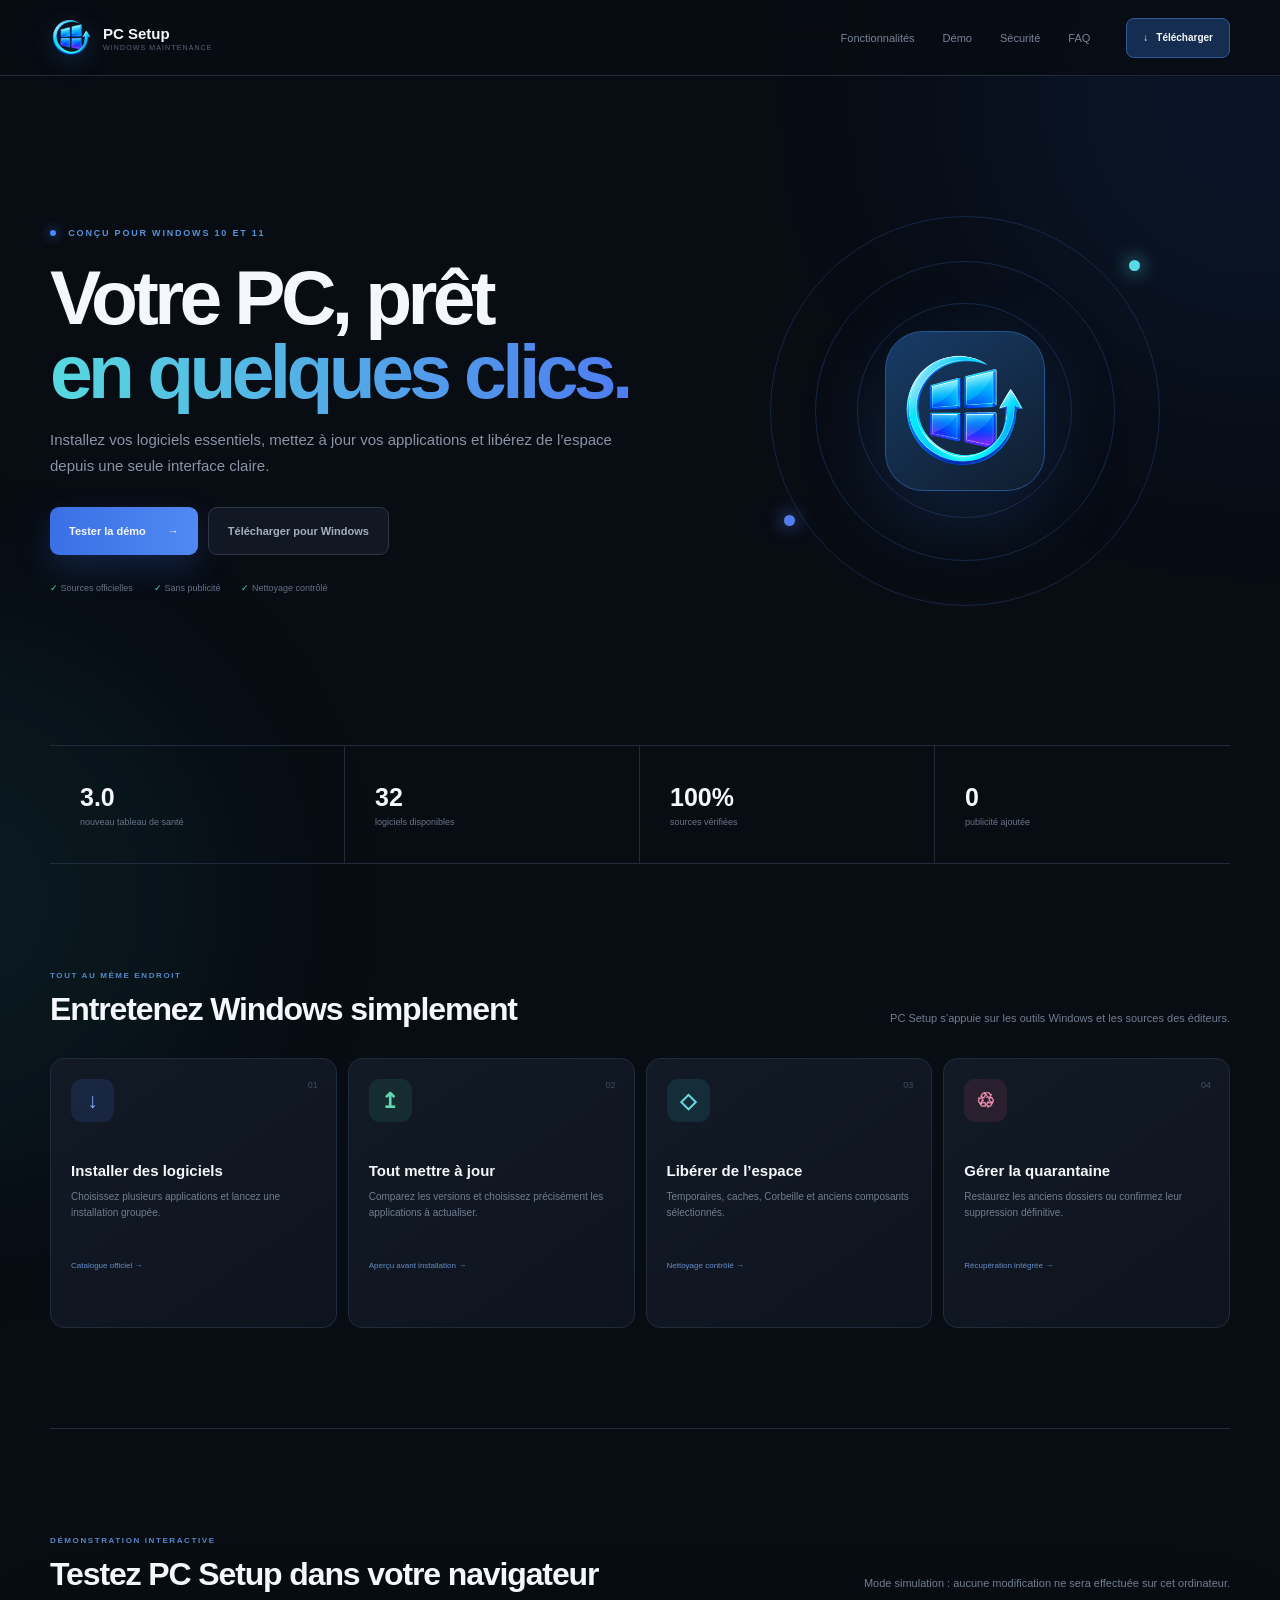
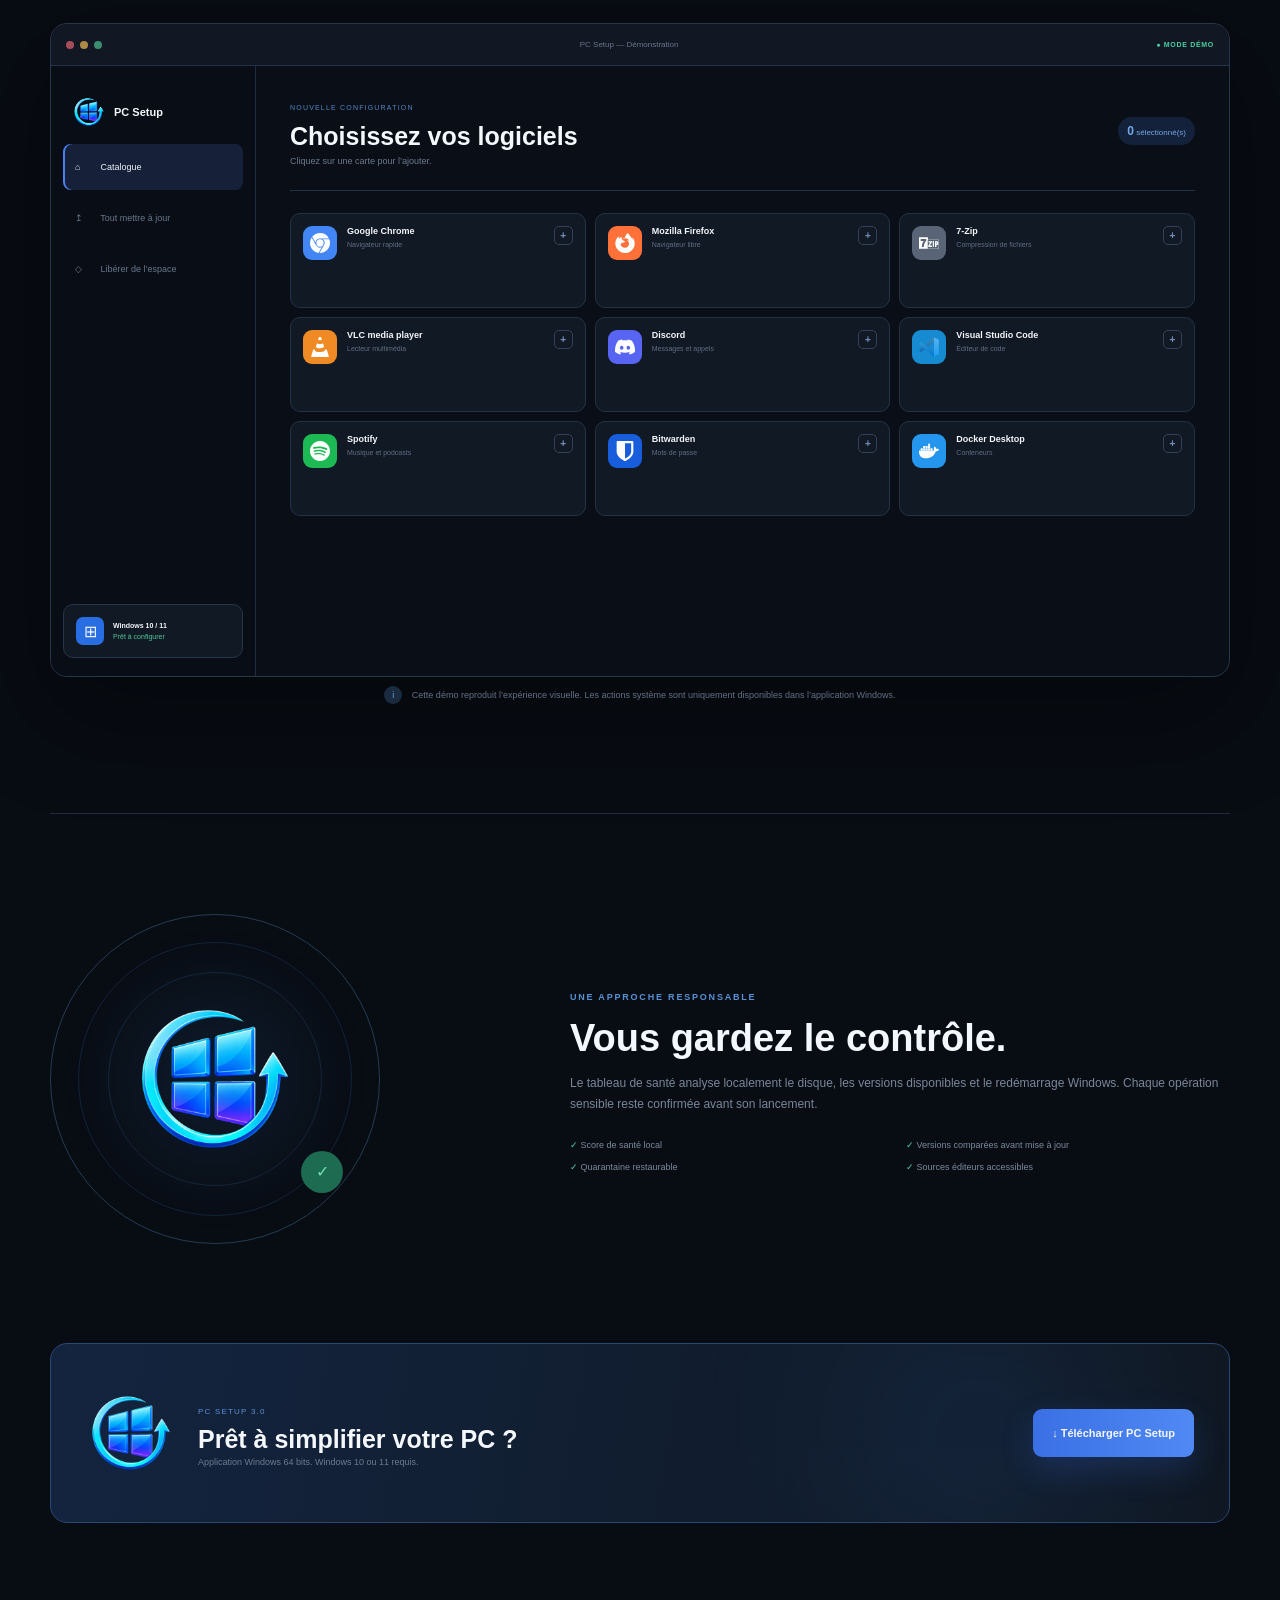
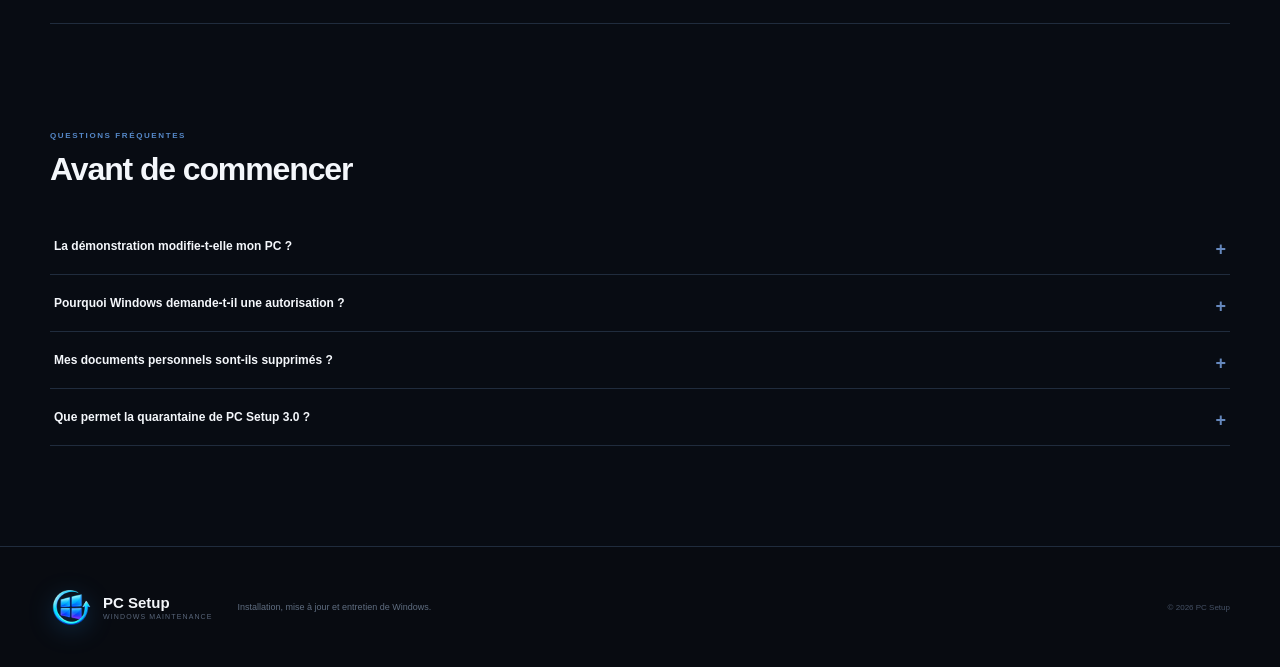
<file: site/index.html>
<!doctype html>
<html lang="fr">
<head>
  <meta charset="utf-8">
  <meta name="viewport" content="width=device-width,initial-scale=1">
  <meta name="theme-color" content="#080c13">
  <meta name="description" content="Découvrez et testez PC Setup, l'application Windows pour installer, mettre à jour et nettoyer votre PC.">
  <title>PC Setup — Installez, mettez à jour, nettoyez</title>
  <link rel="icon" href="assets/pc-setup-logo.png">
  <link rel="stylesheet" href="styles.css">
</head>
<body>
  <div class="aurora aurora-a"></div><div class="aurora aurora-b"></div>
  <header class="topnav">
    <a class="site-brand" href="#top"><img src="assets/pc-setup-logo.png" alt=""><span><strong>PC Setup</strong><small>Windows maintenance</small></span></a>
    <nav><a href="#features">Fonctionnalités</a><a href="#demo">Démo</a><a href="#security">Sécurité</a><a href="#faq">FAQ</a></nav>
    <a class="nav-download" href="downloads/PC-Setup.exe" download><span>↓</span> Télécharger</a>
  </header>

  <main id="top">
    <section class="hero section-shell">
      <div class="hero-copy">
        <div class="eyebrow"><i></i> CONÇU POUR WINDOWS 10 ET 11</div>
        <h1>Votre PC, prêt<br><em>en quelques clics.</em></h1>
        <p>Installez vos logiciels essentiels, mettez à jour vos applications et libérez de l’espace depuis une seule interface claire.</p>
        <div class="hero-actions"><a class="button primary" href="#demo">Tester la démo <span>→</span></a><a class="button secondary" href="downloads/PC-Setup.exe" download>Télécharger pour Windows</a></div>
        <div class="hero-trust"><span>✓ Sources officielles</span><span>✓ Sans publicité</span><span>✓ Nettoyage contrôlé</span></div>
      </div>
      <div class="hero-visual">
        <div class="orbit orbit-1"></div><div class="orbit orbit-2"></div><div class="orbit orbit-3"></div>
        <div class="logo-core"><img src="assets/pc-setup-logo.png" alt="Logo PC Setup"></div>
        <span class="satellite sat-a"></span><span class="satellite sat-b"></span>
      </div>
    </section>

    <section class="stats section-shell">
      <div><strong>3.0</strong><span>nouveau tableau de santé</span></div><div><strong>32</strong><span>logiciels disponibles</span></div><div><strong>100%</strong><span>sources vérifiées</span></div><div><strong>0</strong><span>publicité ajoutée</span></div>
    </section>

    <section class="features section-shell" id="features">
      <header class="section-heading"><div><span>TOUT AU MÊME ENDROIT</span><h2>Entretenez Windows simplement</h2></div><p>PC Setup s’appuie sur les outils Windows et les sources des éditeurs.</p></header>
      <div class="feature-grid">
        <article><b class="blue">↓</b><span>01</span><h3>Installer des logiciels</h3><p>Choisissez plusieurs applications et lancez une installation groupée.</p><em>Catalogue officiel →</em></article>
        <article><b class="green">↥</b><span>02</span><h3>Tout mettre à jour</h3><p>Comparez les versions et choisissez précisément les applications à actualiser.</p><em>Aperçu avant installation →</em></article>
        <article><b class="cyan">◇</b><span>03</span><h3>Libérer de l’espace</h3><p>Temporaires, caches, Corbeille et anciens composants sélectionnés.</p><em>Nettoyage contrôlé →</em></article>
        <article><b class="pink">♲</b><span>04</span><h3>Gérer la quarantaine</h3><p>Restaurez les anciens dossiers ou confirmez leur suppression définitive.</p><em>Récupération intégrée →</em></article>
      </div>
    </section>

    <section class="demo-section section-shell" id="demo">
      <header class="section-heading"><div><span>DÉMONSTRATION INTERACTIVE</span><h2>Testez PC Setup dans votre navigateur</h2></div><p>Mode simulation : aucune modification ne sera effectuée sur cet ordinateur.</p></header>
      <div class="demo-window">
        <div class="window-bar"><div><i></i><i></i><i></i></div><span>PC Setup — Démonstration</span><b>● MODE DÉMO</b></div>
        <div class="demo-app">
          <aside class="demo-sidebar">
            <div class="demo-brand"><img src="assets/pc-setup-logo.png" alt=""><strong>PC Setup</strong></div>
            <button class="demo-nav active" data-panel="catalog"><span>⌂</span> Catalogue</button>
            <button class="demo-nav" data-panel="updates"><span>↥</span> Tout mettre à jour</button>
            <button class="demo-nav" data-panel="cleanup"><span>◇</span> Libérer de l’espace</button>
            <div class="demo-os"><span>⊞</span><div><strong>Windows 10 / 11</strong><small>Prêt à configurer</small></div></div>
          </aside>
          <div class="demo-content">
            <section class="demo-panel active" id="panel-catalog">
              <div class="demo-title"><div><small>NOUVELLE CONFIGURATION</small><h3>Choisissez vos logiciels</h3><p>Cliquez sur une carte pour l’ajouter.</p></div><span class="selection-count"><b id="demoCount">0</b> sélectionné(s)</span></div>
              <div class="software-grid" id="softwareGrid"></div>
              <div class="selection-dock hidden" id="selectionDock"><div><strong><span id="dockCount">0</span> logiciel(s)</strong><small>Prêt pour l’installation</small></div><button id="demoInstall">▶ Installer maintenant</button></div>
            </section>
            <section class="demo-panel" id="panel-updates">
              <div class="demo-title"><div><small>MAINTENANCE WINDOWS</small><h3>Tout mettre à jour</h3><p>Applications, composants et pilotes.</p></div><span class="large-symbol">↥</span></div>
              <div class="update-cards"><article><span>▦</span><strong>Logiciels installés</strong><small>Applications reconnues par WinGet</small></article><article><span>⊞</span><strong>Composants Windows</strong><small>Sécurité et qualité</small></article><article><span>⚙</span><strong>Pilotes certifiés</strong><small>Distribués par Microsoft</small></article></div>
              <button class="wide-action" id="demoUpdate">▶ Simuler la mise à jour</button>
            </section>
            <section class="demo-panel" id="panel-cleanup">
              <div class="demo-title"><div><small>ESPACE DISQUE</small><h3>Libérer de l’espace</h3><p>Sélectionnez les zones à nettoyer.</p></div><span class="large-symbol">◇</span></div>
              <div class="cleanup-demo" id="cleanupDemo">
                <label><input type="checkbox" checked><i>✓</i><span>⌁</span><div><strong>Fichiers temporaires</strong><small>Fichiers provisoires des applications</small></div></label>
                <label><input type="checkbox" checked><i>✓</i><span>⊞</span><div><strong>Temporaires Windows</strong><small>Résidus système inutilisés</small></div></label>
                <label><input type="checkbox" checked><i>✓</i><span>♲</span><div><strong>Corbeille</strong><small>Fichiers déjà supprimés</small></div></label>
                <label><input type="checkbox"><i>✓</i><span>⚙</span><div><strong>Anciens composants</strong><small>Nettoyage Windows avancé</small></div></label>
              </div>
              <button class="wide-action cleanup-action" id="demoCleanup">▶ Simuler le nettoyage</button>
            </section>
          </div>
        </div>
      </div>
      <p class="demo-note"><span>i</span> Cette démo reproduit l’expérience visuelle. Les actions système sont uniquement disponibles dans l’application Windows.</p>
    </section>

    <section class="security section-shell" id="security">
      <div class="security-visual"><img src="assets/pc-setup-logo.png" alt=""><span>✓</span></div>
      <div><span class="section-kicker">UNE APPROCHE RESPONSABLE</span><h2>Vous gardez le contrôle.</h2><p>Le tableau de santé analyse localement le disque, les versions disponibles et le redémarrage Windows. Chaque opération sensible reste confirmée avant son lancement.</p><div class="security-points"><span>✓ Score de santé local</span><span>✓ Versions comparées avant mise à jour</span><span>✓ Quarantaine restaurable</span><span>✓ Sources éditeurs accessibles</span></div></div>
    </section>

    <section class="download-banner section-shell">
      <img src="assets/pc-setup-logo.png" alt="">
      <div><span>PC SETUP 3.0</span><h2>Prêt à simplifier votre PC ?</h2><p>Application Windows 64 bits. Windows 10 ou 11 requis.</p></div>
      <a class="button primary" href="downloads/PC-Setup.exe" download>↓ Télécharger PC Setup</a>
    </section>

    <section class="faq section-shell" id="faq">
      <header class="section-heading"><div><span>QUESTIONS FRÉQUENTES</span><h2>Avant de commencer</h2></div></header>
      <details><summary>La démonstration modifie-t-elle mon PC ?</summary><p>Non. Toutes les actions du site sont simulées. Seule l’application Windows téléchargée peut lancer les opérations système après votre confirmation.</p></details>
      <details><summary>Pourquoi Windows demande-t-il une autorisation ?</summary><p>PC Setup nécessite les droits administrateur pour installer des logiciels, utiliser Windows Update et nettoyer certaines zones protégées.</p></details>
      <details><summary>Mes documents personnels sont-ils supprimés ?</summary><p>Non. Le nettoyage protège vos documents et le dossier Téléchargements. La Corbeille n’est vidée que si vous la sélectionnez explicitement.</p></details>
      <details><summary>Que permet la quarantaine de PC Setup 3.0 ?</summary><p>Elle affiche les anciens dossiers déplacés pendant le nettoyage. Vous pouvez les restaurer à leur emplacement AppData d’origine ou confirmer leur suppression définitive.</p></details>
    </section>
  </main>

  <footer><div class="section-shell"><a class="site-brand" href="#top"><img src="assets/pc-setup-logo.png" alt=""><span><strong>PC Setup</strong><small>Windows maintenance</small></span></a><p>Installation, mise à jour et entretien de Windows.</p><span>© 2026 PC Setup</span></div></footer>

  <div class="demo-modal hidden" id="demoModal" role="dialog" aria-modal="true">
    <div class="modal-card"><button class="modal-close" id="modalClose">×</button><span class="modal-icon" id="modalIcon">↥</span><small>MODE DÉMONSTRATION</small><h3 id="modalTitle">Simulation en cours</h3><p id="modalDetail">Préparation...</p><div class="modal-track"><i id="modalProgress"></i></div><b id="modalPercent">0%</b><button class="modal-finish hidden" id="modalFinish">Terminer</button></div>
  </div>
  <script src="app.js"></script>
</body>
</html>
</file>
<file: site/styles.css>
:root{--bg:#080c13;--panel:#101722;--panel2:#121b29;--line:#202c3d;--text:#f4f7fb;--muted:#758296;--blue:#477ff0;--cyan:#51d4df;--green:#45d2a1;--sidebar:#0a0f17}*{box-sizing:border-box}html{scroll-behavior:smooth}body{margin:0;background:var(--bg);color:var(--text);font-family:Inter,"Segoe UI",Arial,sans-serif;overflow-x:hidden}button,a{font:inherit;color:inherit}a{text-decoration:none}.section-shell{width:min(1180px,calc(100% - 44px));margin-inline:auto}.aurora{position:fixed;z-index:-1;border-radius:50%;filter:blur(120px);opacity:.09}.aurora-a{width:600px;height:600px;right:-280px;top:-200px;background:#286cf0}.aurora-b{width:500px;height:500px;left:-300px;top:650px;background:#22b5b5}.topnav{height:76px;padding:0 max(22px,calc((100vw - 1180px)/2));border-bottom:1px solid rgba(41,54,73,.75);background:rgba(8,12,19,.82);backdrop-filter:blur(18px);display:flex;align-items:center;gap:36px;position:sticky;top:0;z-index:50}.site-brand{display:flex;align-items:center;gap:10px}.site-brand img{width:43px;height:43px;object-fit:contain;filter:drop-shadow(0 5px 12px rgba(38,143,235,.28))}.site-brand strong,.site-brand small{display:block}.site-brand strong{font-size:15px}.site-brand small{margin-top:2px;color:#59667a;font-size:7px;text-transform:uppercase;letter-spacing:.16em}.topnav nav{display:flex;gap:28px;margin-left:auto}.topnav nav a{color:#788499;font-size:11px;transition:.2s}.topnav nav a:hover{color:#fff}.nav-download{height:40px;padding:0 16px;border:1px solid #315b9d;border-radius:8px;background:#162d52;display:flex;align-items:center;gap:8px;font-size:10px;font-weight:700}.hero{min-height:670px;display:grid;grid-template-columns:1.1fr .9fr;align-items:center;border-bottom:1px solid var(--line)}.eyebrow,.section-kicker{color:#5892d6;font-size:9px;font-weight:700;letter-spacing:.2em}.eyebrow i{display:inline-block;width:6px;height:6px;margin-right:8px;border-radius:50%;background:#4b89ff;box-shadow:0 0 12px #4b89ff}.hero h1{margin:22px 0 18px;font-size:clamp(52px,6vw,84px);line-height:.97;letter-spacing:-.06em}.hero h1 em{color:transparent;background:linear-gradient(90deg,#57d8df,#4f7cf0);background-clip:text;font-style:normal}.hero-copy>p{max-width:600px;color:#8995a7;font-size:15px;line-height:1.75}.hero-actions{display:flex;gap:10px;margin-top:28px}.button{height:48px;padding:0 19px;border-radius:9px;display:inline-flex;align-items:center;justify-content:center;font-size:11px;font-weight:700}.button.primary{background:linear-gradient(90deg,#3a70e4,#5089f4);box-shadow:0 13px 32px rgba(54,105,218,.24)}.button.primary span{margin-left:22px}.button.secondary{border:1px solid #2a3749;background:#111823;color:#a4afbd}.hero-trust{display:flex;gap:21px;margin-top:28px;color:#647287;font-size:9px}.hero-trust span:First-letter{color:#4bd1a0}.hero-visual{height:480px;display:grid;place-items:center;position:relative}.orbit{position:absolute;border:1px solid rgba(54,108,196,.28);border-radius:50%}.orbit-1{width:390px;height:390px}.orbit-2{width:300px;height:300px}.orbit-3{width:215px;height:215px}.logo-core{width:160px;height:160px;border:1px solid #27558f;border-radius:38px;background:linear-gradient(145deg,#173c67,#101c2d);display:grid;place-items:center;box-shadow:0 25px 80px rgba(35,101,196,.25)}.logo-core img{width:135px;height:135px;object-fit:contain}.satellite{position:absolute;width:11px;height:11px;border-radius:50%;box-shadow:0 0 18px currentColor}.sat-a{color:#57dbe5;background:#57dbe5;transform:translate(170px,-145px)}.sat-b{color:#547df2;background:#547df2;transform:translate(-175px,110px)}.stats{min-height:118px;border-bottom:1px solid var(--line);display:grid;grid-template-columns:repeat(4,1fr)}.stats div{display:flex;flex-direction:column;justify-content:center;padding-left:30px;border-right:1px solid var(--line)}.stats div:last-child{border:0}.stats strong{font-size:25px}.stats span{margin-top:5px;color:#68758a;font-size:9px}.features,.demo-section,.faq{padding-block:100px}.section-heading{display:flex;justify-content:space-between;align-items:end;margin-bottom:30px}.section-heading span{color:#5588c8;font-size:8px;font-weight:700;letter-spacing:.2em}.section-heading h2{margin:9px 0 0;font-size:32px;letter-spacing:-.035em}.section-heading>p{max-width:390px;margin:0;color:#717e91;font-size:11px;line-height:1.6}.feature-grid{display:grid;grid-template-columns:repeat(4,1fr);gap:11px}.feature-grid article{min-height:270px;padding:20px;border:1px solid var(--line);border-radius:14px;background:linear-gradient(145deg,#121a26,#0e141e);position:relative;overflow:hidden}.feature-grid article>b{width:43px;height:43px;border-radius:11px;display:grid;place-items:center;font-size:21px}.feature-grid article>b.blue{color:#80a7ff;background:rgba(71,112,218,.15)}.feature-grid article>b.green{color:#62d7b3;background:rgba(50,180,139,.13)}.feature-grid article>b.cyan{color:#68d9e0;background:rgba(44,175,190,.13)}.feature-grid article>b.pink{color:#ed8eac;background:rgba(198,73,110,.13)}.feature-grid article>span{position:absolute;right:18px;top:21px;color:#3f4c60;font-size:9px}.feature-grid h3{margin:40px 0 10px;font-size:15px}.feature-grid p{min-height:55px;color:#707d90;font-size:10px;line-height:1.6}.feature-grid em{color:#668dc9;font-size:8px;font-style:normal}.demo-section{border-top:1px solid var(--line)}.demo-window{border:1px solid #28364a;border-radius:17px;background:#0a0f17;overflow:hidden;box-shadow:0 35px 100px rgba(0,0,0,.42)}.window-bar{height:42px;padding:0 15px;border-bottom:1px solid #253145;background:#111824;display:flex;align-items:center}.window-bar>div{display:flex;gap:6px}.window-bar i{width:8px;height:8px;border-radius:50%;background:#3d4859}.window-bar i:first-child{background:#a74d59}.window-bar i:nth-child(2){background:#ad8a45}.window-bar i:nth-child(3){background:#3c8c70}.window-bar>span{margin:auto;color:#68758a;font-size:8px}.window-bar>b{color:#4bd1a0;font-size:7px;letter-spacing:.1em}.demo-app{height:610px;display:grid;grid-template-columns:205px 1fr}.demo-sidebar{padding:18px 12px;background:#090e16;border-right:1px solid #202c3d;display:flex;flex-direction:column}.demo-brand{height:55px;padding:0 9px;display:flex;align-items:center;gap:8px}.demo-brand img{width:34px;height:34px}.demo-brand strong{font-size:11px}.demo-nav{height:46px;margin-top:5px;padding:0 12px;border:0;border-radius:8px;background:transparent;color:#69768a;text-align:left;font-size:9px;cursor:pointer}.demo-nav span{display:inline-block;width:23px}.demo-nav.active{color:#edf2f8;background:#162139;box-shadow:inset 2px 0 #4a7ff2}.demo-os{margin-top:auto;padding:12px;border:1px solid #273548;border-radius:10px;background:#111924;display:flex;align-items:center;gap:9px}.demo-os>span{width:28px;height:28px;border-radius:7px;background:#286ee2;display:grid;place-items:center}.demo-os strong,.demo-os small{display:block;font-size:7px}.demo-os small{margin-top:4px;color:#4fc99c}.demo-content{padding:30px 34px;overflow:auto}.demo-panel{display:none}.demo-panel.active{display:block}.demo-title{display:flex;justify-content:space-between;align-items:center;padding-bottom:24px;border-bottom:1px solid #243044}.demo-title small{color:#5485c6;font-size:7px;letter-spacing:.17em}.demo-title h3{margin:8px 0 5px;font-size:25px}.demo-title p{margin:0;color:#6c798c;font-size:9px}.selection-count{padding:7px 9px;border-radius:20px;color:#75a7e5;background:#14213a;font-size:8px}.selection-count b{font-size:12px}.large-symbol{width:65px;height:65px;border:1px solid #2f598d;border-radius:18px;background:#173457;color:#5cd1e1;display:grid;place-items:center;font-size:28px}.software-grid{display:grid;grid-template-columns:repeat(3,1fr);gap:9px;margin-top:22px}.software-card{min-height:95px;padding:12px;border:1px solid #243247;border-radius:10px;background:#111924;display:grid;grid-template-columns:auto 1fr auto;gap:10px;align-items:start;text-align:left;cursor:pointer;transition:.18s}.software-card:hover,.software-card.selected{border-color:#3862a0;transform:translateY(-2px)}.software-card.selected{background:#14213a}.software-card img{width:34px;height:34px;padding:7px;border-radius:9px;background:var(--app);object-fit:contain}.software-card strong,.software-card small{display:block}.software-card strong{font-size:9px}.software-card small{margin-top:5px;color:#5f6e83;font-size:7px}.software-card b{width:19px;height:19px;border:1px solid #31425a;border-radius:5px;display:grid;place-items:center;color:#7590b9;font-size:10px}.software-card.selected b{color:#fff;background:#3d73df}.selection-dock{height:58px;margin-top:17px;padding:0 9px 0 15px;border:1px solid #31538b;border-radius:10px;background:#121e32;display:flex;align-items:center}.selection-dock>div{flex:1}.selection-dock strong,.selection-dock small{display:block;font-size:8px}.selection-dock small{margin-top:3px;color:#67768a}.selection-dock button,.wide-action{height:40px;padding:0 16px;border:0;border-radius:8px;background:#3974e6;color:#fff;font-size:8px;font-weight:700;cursor:pointer}.hidden{display:none!important}.update-cards{display:grid;grid-template-columns:repeat(3,1fr);gap:9px;margin-top:25px}.update-cards article{min-height:130px;padding:15px;border:1px solid #253349;border-radius:10px;background:#111924}.update-cards span{width:35px;height:35px;border-radius:9px;background:#182b4b;color:#78a5ff;display:grid;place-items:center}.update-cards strong,.update-cards small{display:block}.update-cards strong{margin-top:18px;font-size:9px}.update-cards small{margin-top:5px;color:#667489;font-size:7px}.wide-action{width:100%;margin-top:18px;background:linear-gradient(90deg,#2a8d91,#3baab3)}.cleanup-demo{display:grid;grid-template-columns:1fr 1fr;gap:9px;margin-top:22px}.cleanup-demo label{min-height:80px;padding:11px;border:1px solid #273549;border-radius:10px;background:#111924;display:grid;grid-template-columns:auto auto 1fr;gap:9px;align-items:center;cursor:pointer}.cleanup-demo input{display:none}.cleanup-demo i{width:18px;height:18px;border:1px solid #38465a;border-radius:5px;display:grid;place-items:center;color:transparent;font-size:8px;font-style:normal}.cleanup-demo input:checked+i{color:#fff;background:#3774df}.cleanup-demo label>span{width:32px;height:32px;border-radius:8px;background:#17333d;color:#66d3dc;display:grid;place-items:center}.cleanup-demo strong,.cleanup-demo small{display:block;font-size:8px}.cleanup-demo small{margin-top:4px;color:#637187;font-size:7px}.cleanup-action{background:linear-gradient(90deg,#238b91,#3db6bd)}.demo-note{text-align:center;color:#647185;font-size:9px}.demo-note span{display:inline-grid;place-items:center;width:18px;height:18px;margin-right:7px;border-radius:50%;background:#1a2b40;color:#67a2e8}.security{min-height:530px;border-top:1px solid var(--line);display:grid;grid-template-columns:.8fr 1.2fr;align-items:center;gap:80px}.security-visual{width:330px;height:330px;border:1px solid #263c54;border-radius:50%;display:grid;place-items:center;position:relative;background:radial-gradient(circle,rgba(42,102,165,.18),transparent 65%)}.security-visual:before,.security-visual:after{content:"";position:absolute;border:1px solid rgba(61,112,173,.22);border-radius:50%}.security-visual:before{inset:27px}.security-visual:after{inset:57px}.security-visual img{width:170px;position:relative;z-index:1}.security-visual>span{position:absolute;right:36px;bottom:50px;width:42px;height:42px;border-radius:50%;background:#1d6b50;color:#6be2b1;display:grid;place-items:center;z-index:2}.security h2{margin:13px 0;font-size:38px}.security p{color:#7a879a;font-size:12px;line-height:1.75}.security-points{display:grid;grid-template-columns:1fr 1fr;gap:12px;margin-top:25px;color:#7d8b9e;font-size:9px}.security-points span:First-letter{color:#4bd2a0}.download-banner{min-height:180px;margin-bottom:100px;padding:28px 35px;border:1px solid #2b4774;border-radius:17px;background:linear-gradient(100deg,#13243f,#101822);display:flex;align-items:center;gap:22px;position:relative;overflow:hidden}.download-banner:after{content:"";position:absolute;width:240px;height:240px;right:130px;background:#3d7ee9;filter:blur(90px);opacity:.11}.download-banner img{width:90px}.download-banner>div{flex:1}.download-banner>div span{color:#5b91d5;font-size:8px;letter-spacing:.15em}.download-banner h2{margin:7px 0 3px;font-size:25px}.download-banner p{margin:0;color:#6d7a8e;font-size:9px}.download-banner a{position:relative;z-index:2}.faq{border-top:1px solid var(--line)}details{border-bottom:1px solid var(--line)}summary{padding:21px 4px;cursor:pointer;font-size:12px;font-weight:600;list-style:none}summary:after{content:"+";float:right;color:#6588bd;font-size:18px}details[open] summary:after{content:"−"}details p{max-width:800px;margin:0 0 23px;color:#758296;font-size:10px;line-height:1.7}footer{border-top:1px solid var(--line);background:#080b11}footer>div{min-height:120px;display:flex;align-items:center;gap:25px}footer p{color:#5f6d80;font-size:9px}footer>div>span{margin-left:auto;color:#455165;font-size:8px}.demo-modal{position:fixed;z-index:100;inset:0;background:rgba(2,5,10,.8);backdrop-filter:blur(9px);display:grid;place-items:center;padding:20px}.modal-card{width:min(440px,100%);padding:30px;border:1px solid #2d496c;border-radius:16px;background:linear-gradient(145deg,#131d2a,#0d141e);text-align:center;position:relative;box-shadow:0 30px 100px #000}.modal-close{position:absolute;right:14px;top:14px;width:27px;height:27px;border:1px solid #344154;border-radius:7px;background:#111824;color:#718096;cursor:pointer}.modal-icon{width:55px;height:55px;margin:0 auto 16px;border-radius:15px;background:#183a5c;color:#69d4e0;display:grid;place-items:center;font-size:26px}.modal-card>small{color:#4f82c5;font-size:7px;letter-spacing:.17em}.modal-card h3{margin:10px 0 7px;font-size:19px}.modal-card p{margin:0;color:#748195;font-size:9px}.modal-track{height:7px;margin:24px 0 10px;border-radius:10px;background:#1b2635;overflow:hidden}.modal-track i{display:block;width:0;height:100%;background:linear-gradient(90deg,#42d0b5,#4b80ed);transition:width .35s}.modal-card>b{color:#63cbd9;font-size:20px}.modal-finish{width:100%;height:40px;margin-top:18px;border:0;border-radius:8px;background:#3973e4;color:#fff;font-size:9px;font-weight:700;cursor:pointer}@media(max-width:900px){.topnav nav{display:none}.hero{grid-template-columns:1fr;min-height:800px;text-align:center}.hero-copy>p{margin-inline:auto}.hero-actions,.hero-trust{justify-content:center}.hero-visual{height:330px}.orbit-1{width:290px;height:290px}.orbit-2{width:220px;height:220px}.orbit-3{width:160px;height:160px}.logo-core{width:125px;height:125px}.logo-core img{width:105px}.sat-a{transform:translate(125px,-105px)}.sat-b{transform:translate(-130px,80px)}.stats{grid-template-columns:1fr 1fr}.stats div{min-height:95px}.feature-grid{grid-template-columns:1fr 1fr}.demo-app{grid-template-columns:1fr;height:auto}.demo-sidebar{display:grid;grid-template-columns:1fr 1fr 1fr;padding:10px}.demo-brand,.demo-os{display:none}.demo-nav{margin:0;text-align:center}.demo-content{min-height:600px}.security{grid-template-columns:1fr;text-align:center;padding-block:80px}.security-visual{margin:auto}.security-points{text-align:left}.download-banner{flex-wrap:wrap}.download-banner a{width:100%}}@media(max-width:580px){.section-shell{width:min(100% - 28px,1180px)}.topnav{height:66px}.nav-download{padding:0 11px}.nav-download span{display:none}.hero{min-height:760px}.hero h1{font-size:49px}.hero-actions{flex-direction:column}.hero-trust{flex-wrap:wrap}.stats{grid-template-columns:1fr 1fr}.stats div{padding-left:15px}.features,.demo-section,.faq{padding-block:70px}.section-heading{display:block}.section-heading>p{margin-top:12px}.feature-grid{grid-template-columns:1fr}.demo-content{padding:22px 15px}.software-grid{grid-template-columns:1fr 1fr}.update-cards{grid-template-columns:1fr}.cleanup-demo{grid-template-columns:1fr}.selection-dock{align-items:stretch;height:auto;padding:10px;gap:9px;flex-direction:column}.section-heading h2{font-size:27px}.security{gap:35px}.security-visual{width:250px;height:250px}.security h2{font-size:31px}.security-points{grid-template-columns:1fr}.download-banner{text-align:center;justify-content:center}.download-banner>div{flex-basis:100%}footer>div{padding-block:25px;flex-direction:column;text-align:center}footer>div>span{margin:0}}
</file>
